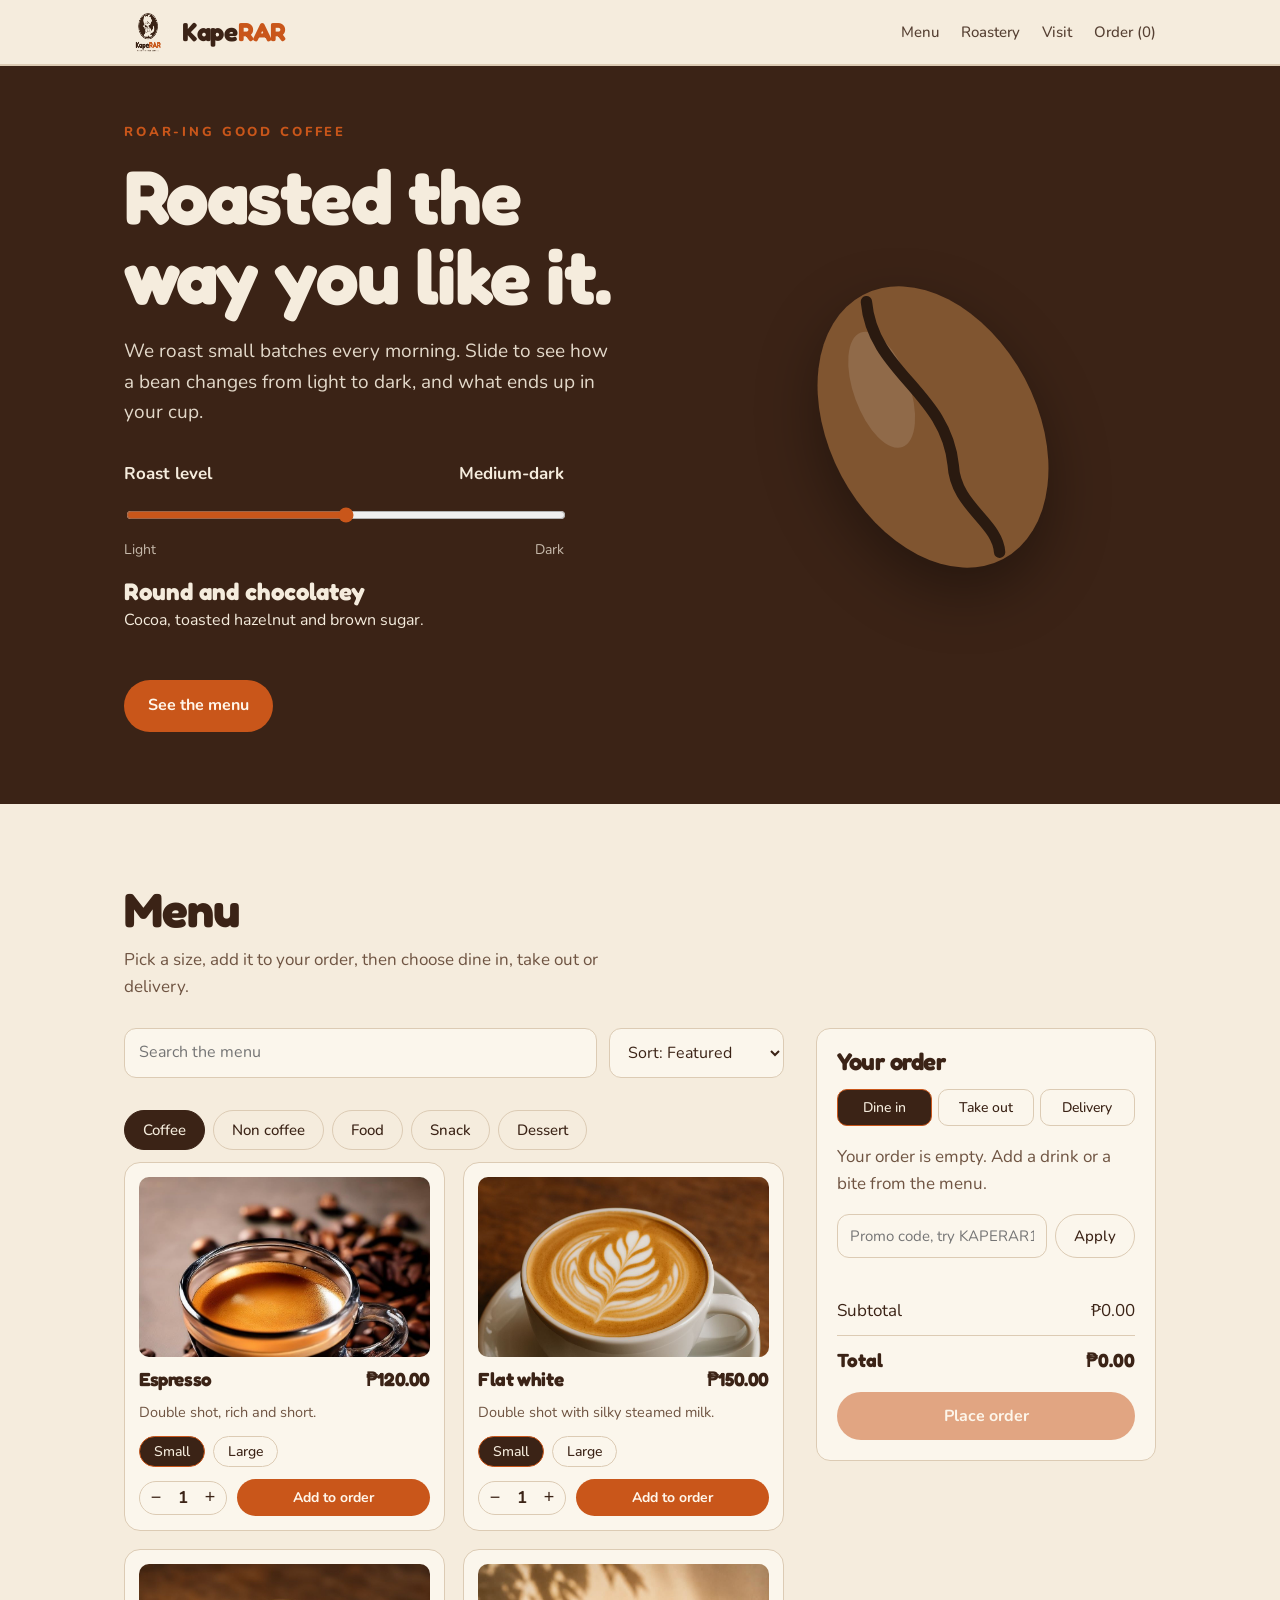
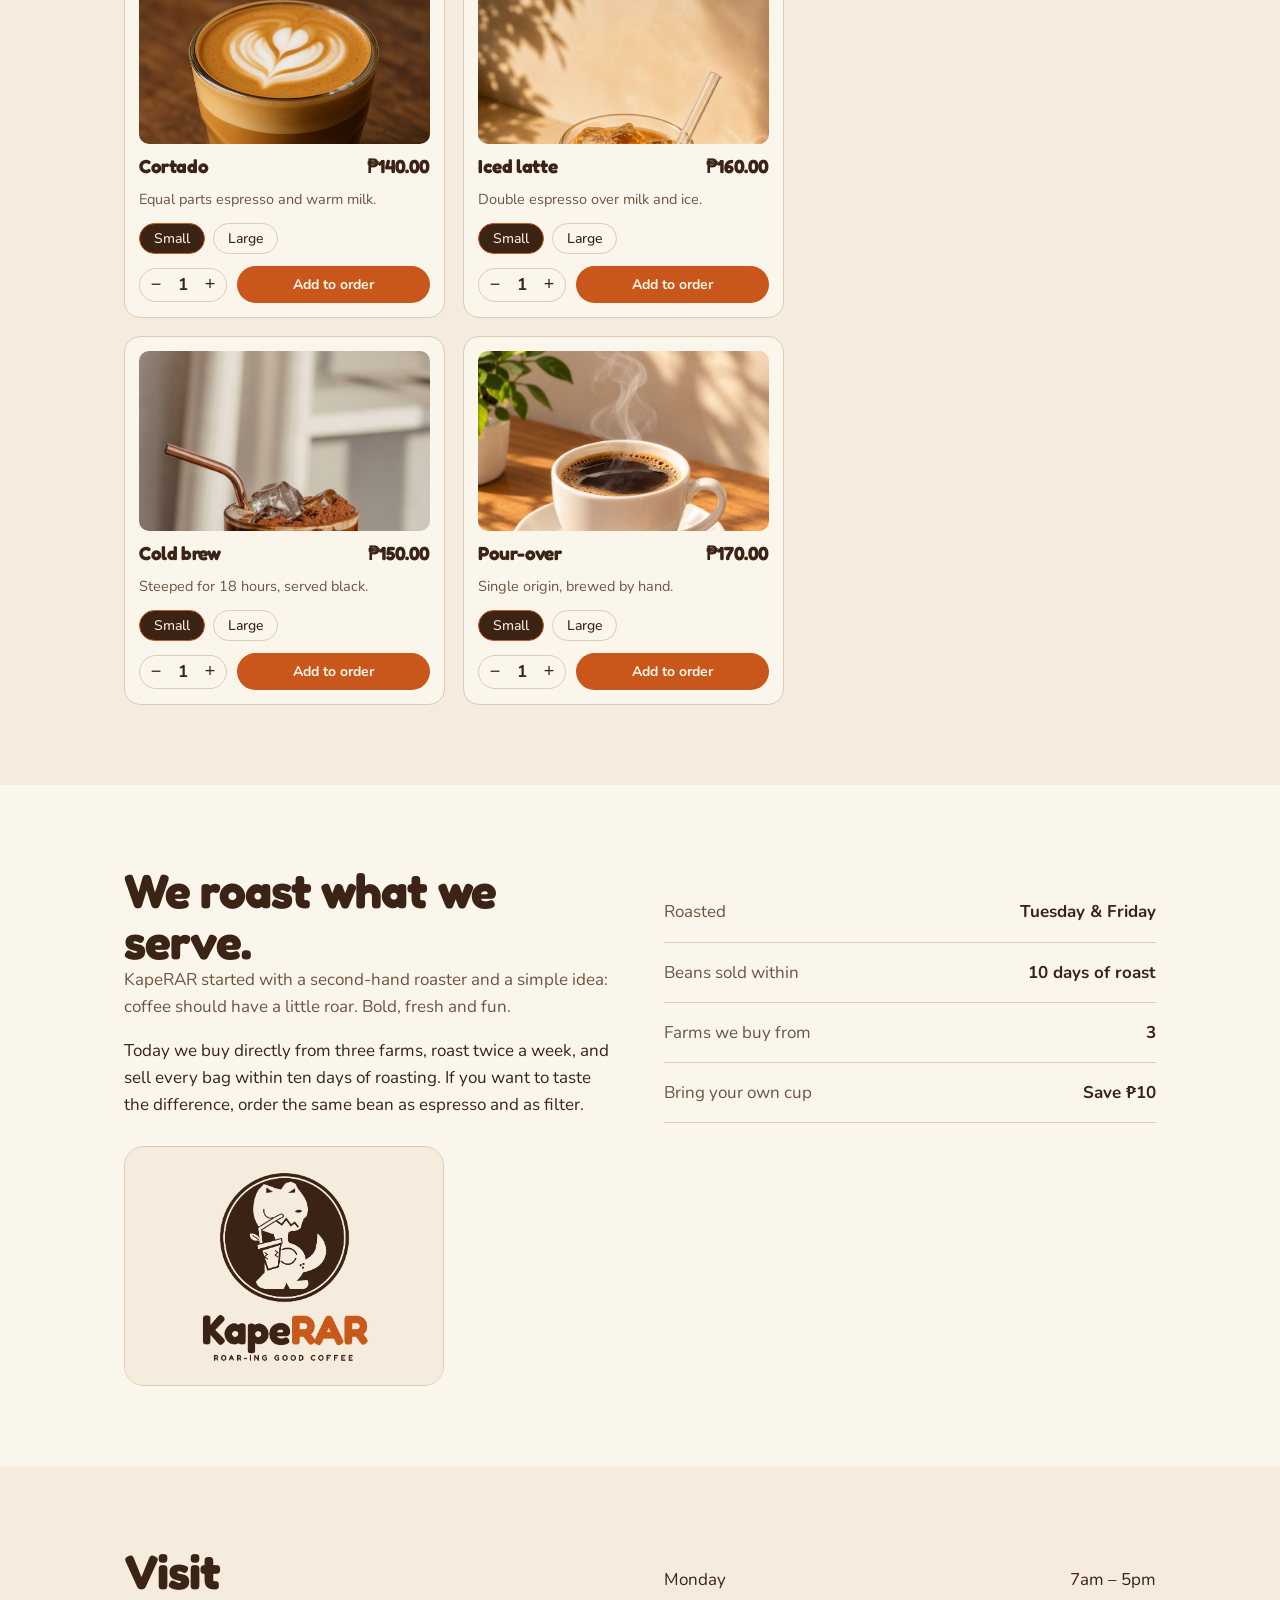
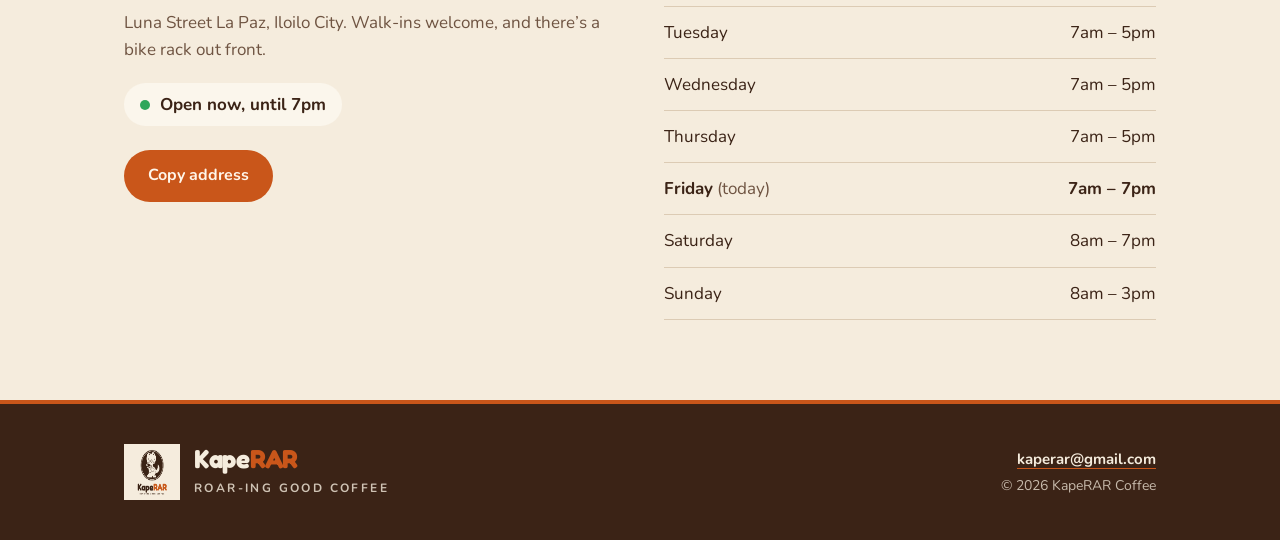
<file: index.html>
<!DOCTYPE html>
<html lang="en">
<head>
<meta charset="utf-8">
<meta name="viewport" content="width=device-width, initial-scale=1, viewport-fit=cover">
<title>KapeRAR | Roar-ing Good Coffee</title>
<meta name="description" content="KapeRAR, roar-ing good coffee. Small-batch roasted coffee, food and desserts.">
<link rel="icon" type="image/png" href="kapeRAR-mark.png">

<link rel="preconnect" href="https://fonts.googleapis.com">
<link rel="preconnect" href="https://fonts.gstatic.com" crossorigin>
<link href="https://fonts.googleapis.com/css2?family=Fredoka:wght@500;600;700&family=Nunito:wght@400;600;700;800&display=swap" rel="stylesheet">

<link rel="stylesheet" href="style.css">
</head>
<body>

<header>
  <div class="wrap">
    <a class="logo" href="#top" aria-label="KapeRAR home">
      <img src="kapeRAR.png" alt="" width="48" height="48">
      <span class="wordmark">Kape<b>RAR</b></span>
    </a>

    <nav aria-label="Main">
      <a href="#menu">Menu</a>
      <a href="#about">Roastery</a>
      <a href="#visit">Visit</a>
      <a href="#cart">Order (<span id="count">0</span>)</a>
    </nav>
  </div>
</header>

<main id="top">

  <div class="hero">
    <div class="wrap">

      <div>
        <p class="tag">Roar-ing good coffee</p>
        <h1>Roasted the way you like it.</h1>

        <p class="lead">
          We roast small batches every morning. Slide to see how a bean changes from light to dark, and what ends up in your cup.
        </p>

        <div class="roast">
          <label for="roast">
            <span>Roast level</span>
            <span id="rname">Medium</span>
          </label>

          <input type="range" id="roast" min="0" max="100" value="50" aria-describedby="rnotes">

          <div class="scale">
            <span>Light</span>
            <span>Dark</span>
          </div>

          <div class="notes" id="rnotes" aria-live="polite"></div>
        </div>

        <a class="btn" href="#menu">See the menu</a>
      </div>

      <div class="stage" aria-hidden="true">
        <svg viewBox="0 0 300 300" xmlns="http://www.w3.org/2000/svg">
          <g transform="rotate(-28 150 150)">
            <ellipse class="bean" id="bean" cx="150" cy="150" rx="82" ry="118" fill="#B98B4E"/>
            <ellipse cx="128" cy="105" rx="22" ry="48" fill="#fff" opacity=".12" transform="rotate(8 128 105)"/>
            <path id="crease" d="M150 38 C128 90 172 130 150 184 C136 214 160 240 150 262" fill="none" stroke="#2A1A10" stroke-width="9" stroke-linecap="round"/>
          </g>
        </svg>
      </div>

    </div>
  </div>

  <section id="menu">
    <div class="wrap">

      <h2>Menu</h2>
      <p class="sub">Pick a size, add it to your order, then choose dine in, take out or delivery.</p>

      <div class="menu-layout">

        <div class="menu-main">

          <div class="toolbar">
            <input type="search" id="search" placeholder="Search the menu" aria-label="Search the menu">

            <select id="sort" aria-label="Sort by">
              <option value="featured">Sort: Featured</option>
              <option value="low">Price: low to high</option>
              <option value="high">Price: high to low</option>
              <option value="name">Name: A to Z</option>
            </select>
          </div>

          <div class="tabs" role="tablist" aria-label="Menu categories" id="tabs"></div>

          <div class="grid" id="grid"></div>
        </div>

        <aside class="cart" id="cart" aria-labelledby="cart-h">

          <h3 id="cart-h">Your order</h3>

          <div class="modes" role="group" aria-label="Order type">
            <button data-mode="Dine in" aria-pressed="true">Dine in</button>
            <button data-mode="Take out" aria-pressed="false">Take out</button>
            <button data-mode="Delivery" aria-pressed="false">Delivery</button>
          </div>

          <p class="empty" id="empty">Your order is empty. Add a drink or a bite from the menu.</p>

          <ul class="lines" id="lines"></ul>

          <p class="done" id="done" role="status" hidden></p>

          <div class="promo">
            <input id="code" placeholder="Promo code, try KAPERAR10" aria-label="Promo code">
            <button id="apply" class="tab" type="button">Apply</button>
          </div>

          <p class="pmsg" id="pmsg" role="status"></p>

          <dl class="totals">
            <div><dt>Subtotal</dt><dd id="t-sub">₱0.00</dd></div>
            <div id="r-disc" hidden><dt>Discount</dt><dd id="t-disc"></dd></div>
            <div id="r-fee" hidden><dt>Delivery fee</dt><dd id="t-fee"></dd></div>
            <div class="grand"><dt>Total</dt><dd id="t-total">₱0.00</dd></div>
          </dl>

          <button class="btn" id="place" style="width:100%;margin-top:16px" disabled>Place order</button>
        </aside>

      </div>
    </div>
  </section>

  <section class="about" id="about">
    <div class="wrap">

      <div>
        <h2>We roast what we serve.</h2>

        <p class="sub">
          KapeRAR started with a second-hand roaster and a simple idea: coffee should have a little roar. Bold, fresh and fun.
        </p>

        <p style="margin-top:16px">
          Today we buy directly from three farms, roast twice a week, and sell every bag within ten days of roasting. If you want to taste the difference, order the same bean as espresso and as filter.
        </p>

        <img class="brandcard" src="kapeRAR.png" alt="KapeRAR logo: a dinosaur sipping iced coffee. Roar-ing good coffee." width="997" height="747" loading="lazy">
      </div>

      <dl class="facts">
        <div><dt>Roasted</dt><dd>Tuesday &amp; Friday</dd></div>
        <div><dt>Beans sold within</dt><dd>10 days of roast</dd></div>
        <div><dt>Farms we buy from</dt><dd>3</dd></div>
        <div><dt>Bring your own cup</dt><dd>Save ₱10</dd></div>
      </dl>

    </div>
  </section>

  <section class="visit" id="visit">
    <div class="wrap">

      <div>
        <h2>Visit</h2>

        <p class="sub">
          Luna Street La Paz, Iloilo City. Walk-ins welcome, and there’s a bike rack out front.
        </p>

        <div class="status" id="status">
          <span class="dot"></span>
          <span id="stxt">Checking hours…</span>
        </div>

        <p style="margin-top:24px">
          <a href="#" id="copy" class="btn" style="margin-top:0">Copy address</a>
        </p>
      </div>

      <table class="hours" aria-label="Opening hours">
        <tbody id="hours"></tbody>
      </table>

    </div>
  </section>

</main>

<footer>
  <div class="wrap">
    <div class="fbrand">
      <img src="kapeRAR.png" alt="" width="56" height="56">
      <div>
        <span class="wordmark">Kape<b>RAR</b></span>
        <small>Roar-ing good coffee</small>
      </div>
    </div>
    <div class="fmeta">
      <a href="mailto:hello@kaperar.example">kaperar@gmail.com</a>
      <span>© 2026 KapeRAR Coffee</span>
    </div>
  </div>
</footer>

<script src="script.js"></script>
</body>
</html>
</file>
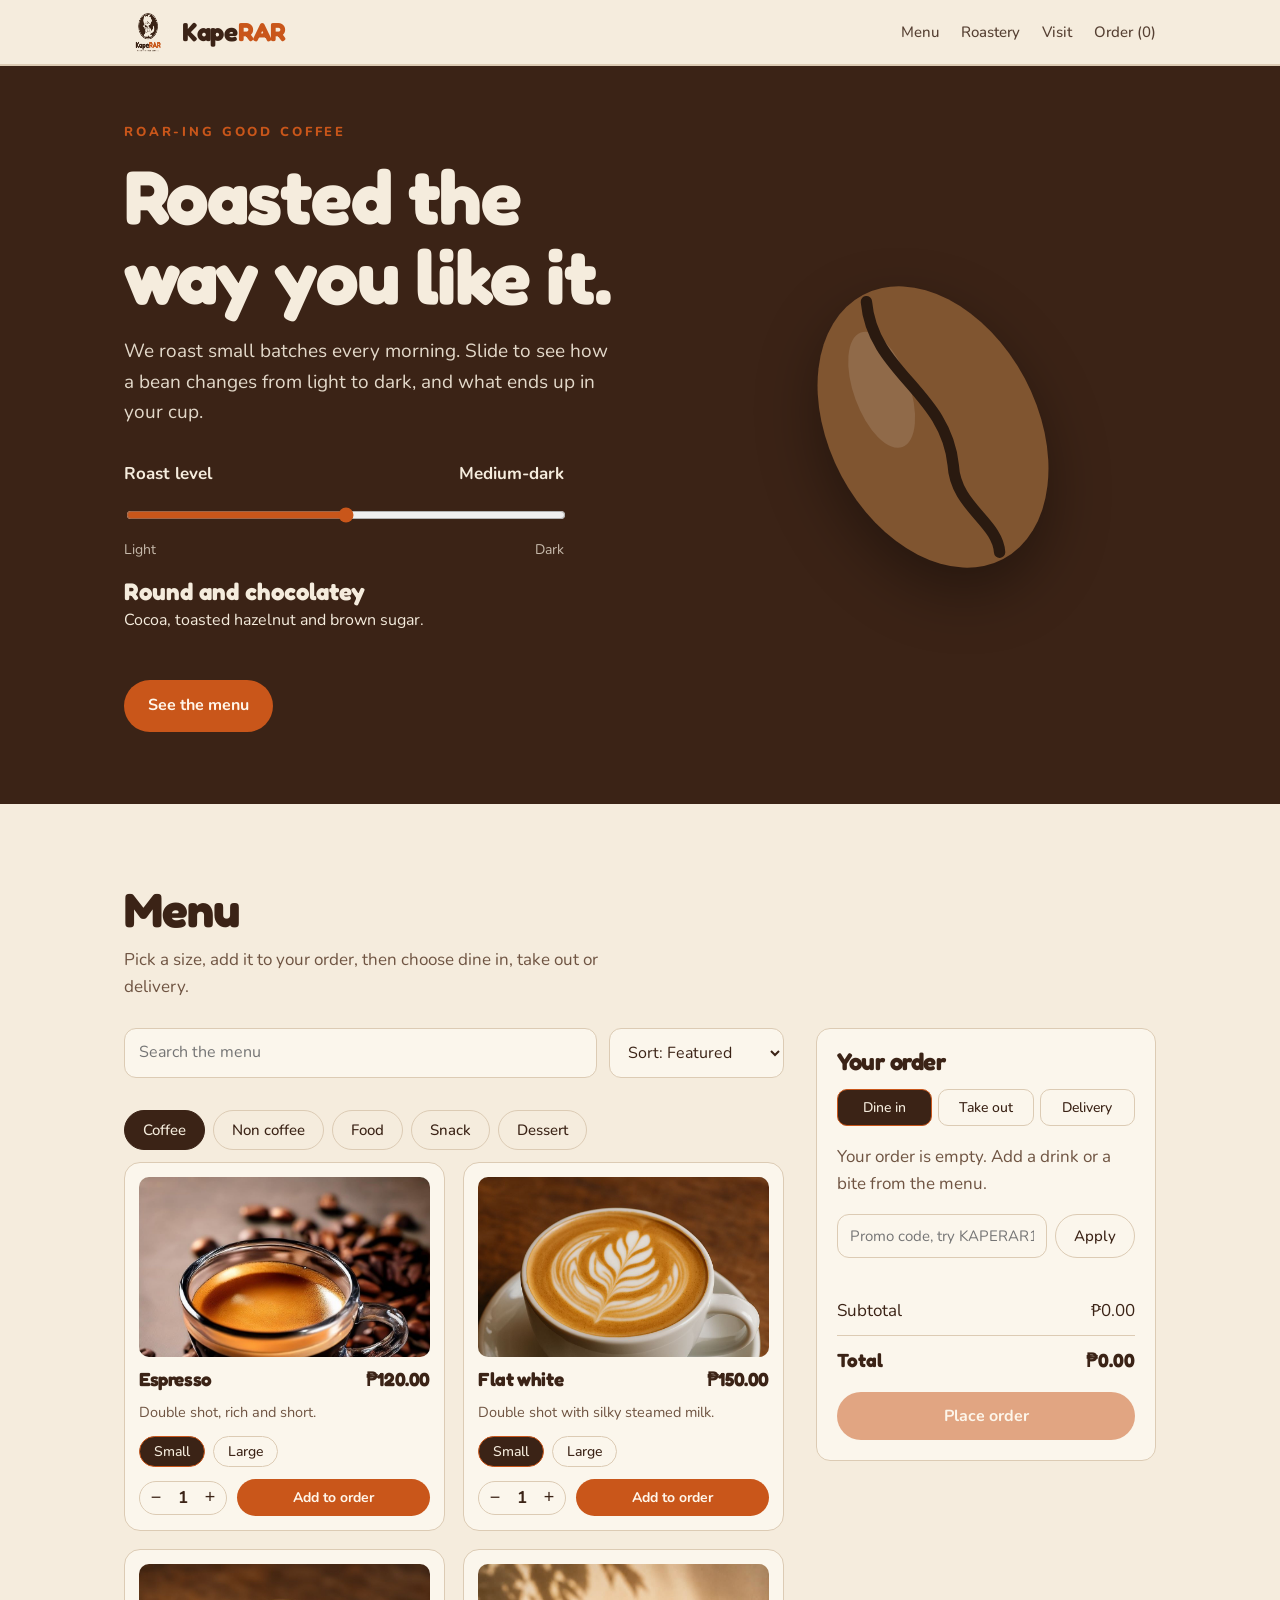
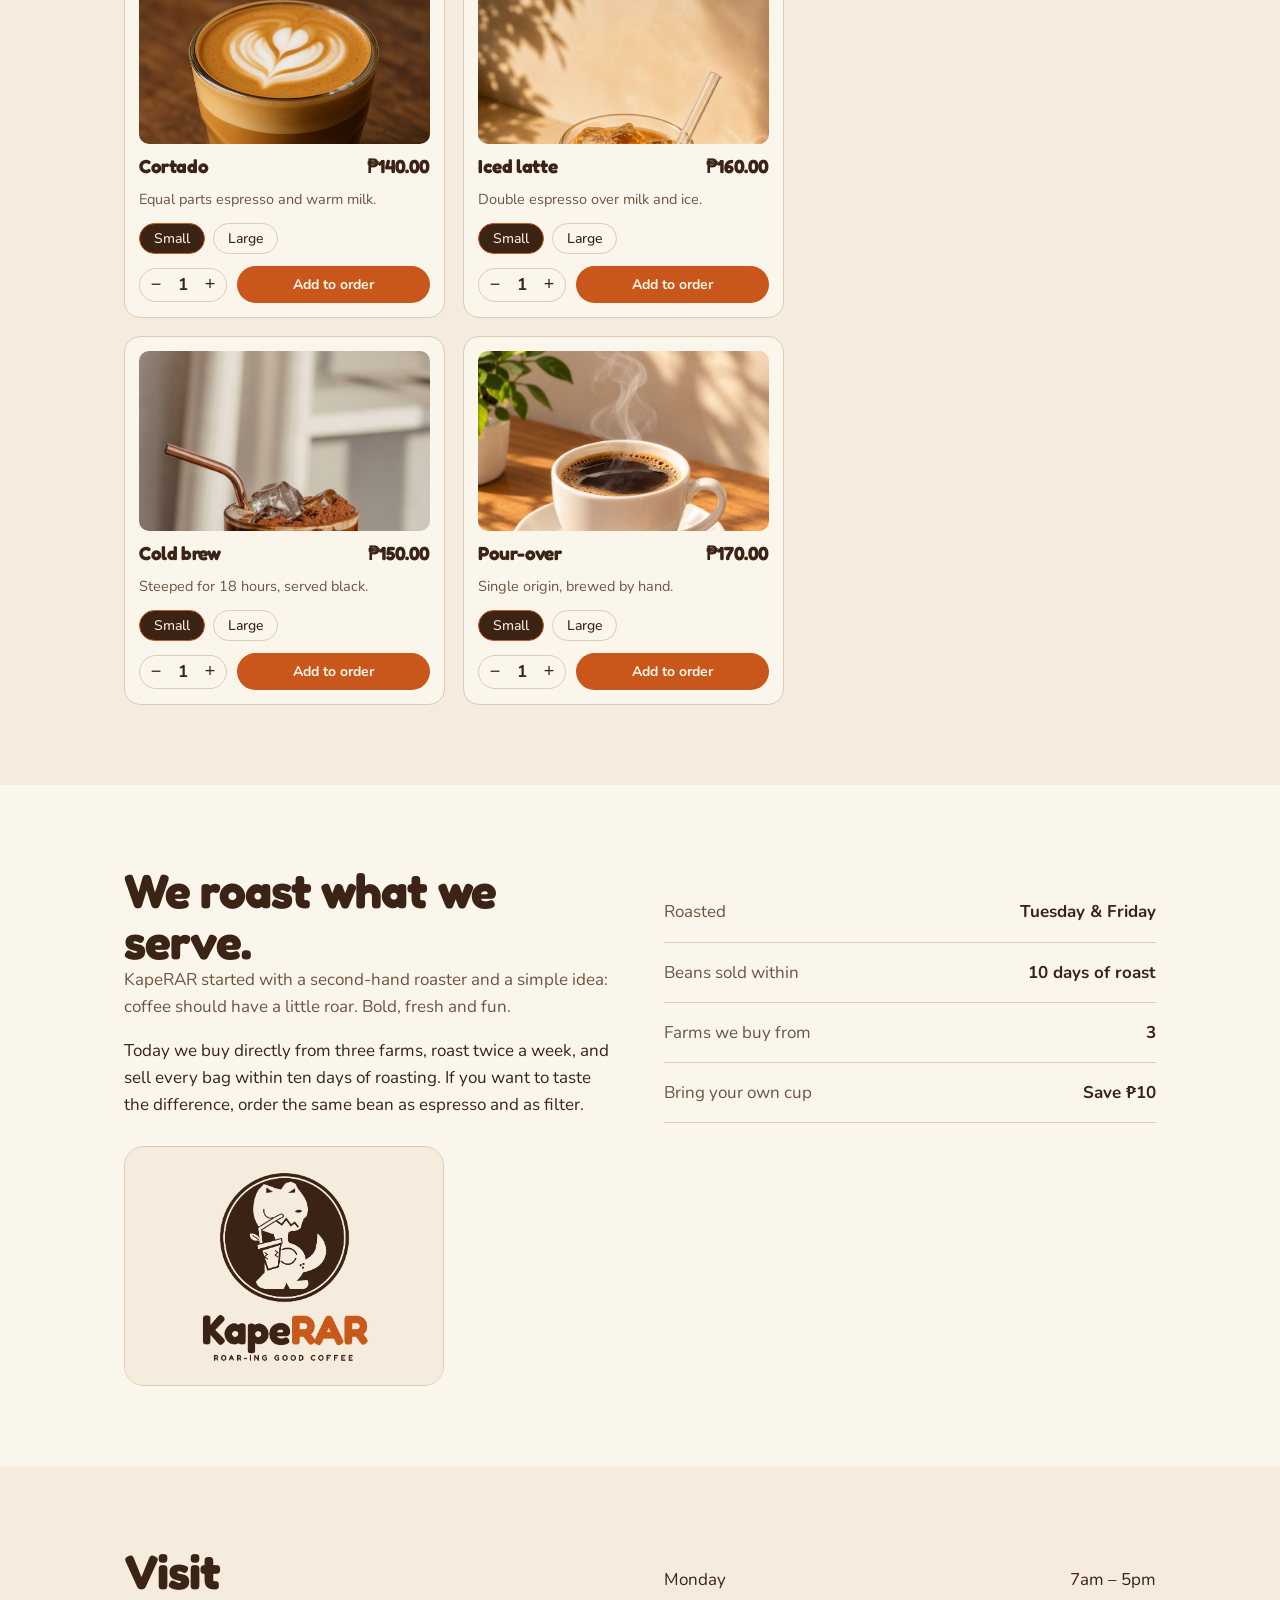
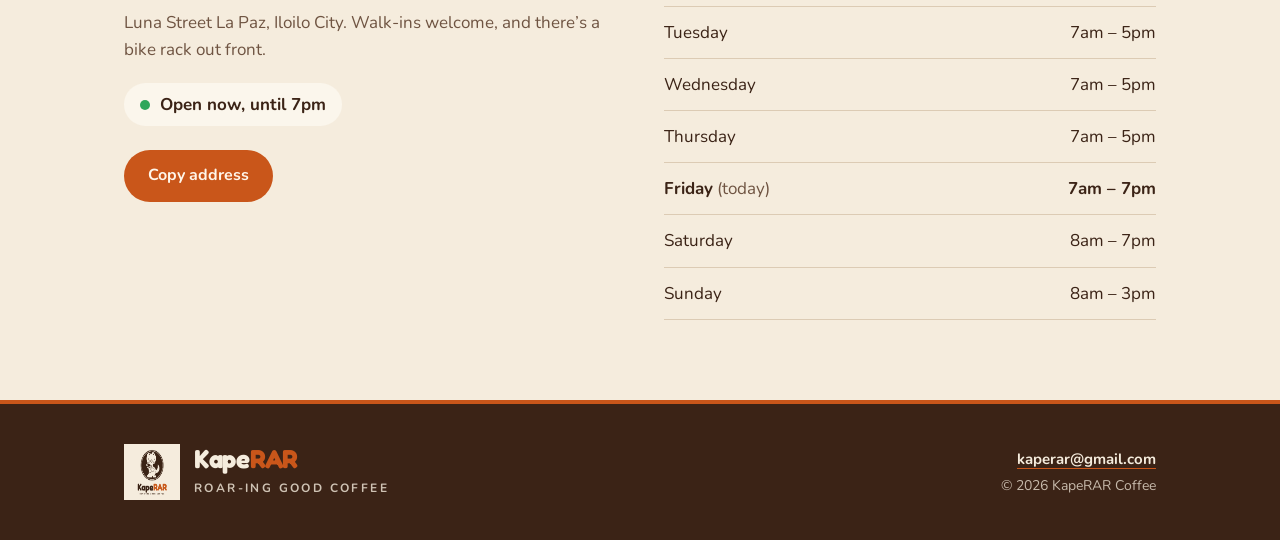
<file: inog/index.html>
<!DOCTYPE html>
<html lang="en">
<head>
<meta charset="utf-8">
<meta name="viewport" content="width=device-width, initial-scale=1, viewport-fit=cover">
<title>KapeRAR | Roar-ing Good Coffee</title>
<meta name="description" content="KapeRAR, roar-ing good coffee. Small-batch roasted coffee, food and desserts.">
<link rel="icon" type="image/png" href="kapeRAR-mark.png">

<link rel="preconnect" href="https://fonts.googleapis.com">
<link rel="preconnect" href="https://fonts.gstatic.com" crossorigin>
<link href="https://fonts.googleapis.com/css2?family=Fredoka:wght@500;600;700&family=Nunito:wght@400;600;700;800&display=swap" rel="stylesheet">

<link rel="stylesheet" href="style.css">
</head>
<body>

<header>
  <div class="wrap">
    <a class="logo" href="#top" aria-label="KapeRAR home">
      <img src="kapeRAR.png" alt="" width="48" height="48">
      <span class="wordmark">Kape<b>RAR</b></span>
    </a>

    <nav aria-label="Main">
      <a href="#menu">Menu</a>
      <a href="#about">Roastery</a>
      <a href="#visit">Visit</a>
      <a href="#cart">Order (<span id="count">0</span>)</a>
    </nav>
  </div>
</header>

<main id="top">

  <div class="hero">
    <div class="wrap">

      <div>
        <p class="tag">Roar-ing good coffee</p>
        <h1>Roasted the way you like it.</h1>

        <p class="lead">
          We roast small batches every morning. Slide to see how a bean changes from light to dark, and what ends up in your cup.
        </p>

        <div class="roast">
          <label for="roast">
            <span>Roast level</span>
            <span id="rname">Medium</span>
          </label>

          <input type="range" id="roast" min="0" max="100" value="50" aria-describedby="rnotes">

          <div class="scale">
            <span>Light</span>
            <span>Dark</span>
          </div>

          <div class="notes" id="rnotes" aria-live="polite"></div>
        </div>

        <a class="btn" href="#menu">See the menu</a>
      </div>

      <div class="stage" aria-hidden="true">
        <svg viewBox="0 0 300 300" xmlns="http://www.w3.org/2000/svg">
          <g transform="rotate(-28 150 150)">
            <ellipse class="bean" id="bean" cx="150" cy="150" rx="82" ry="118" fill="#B98B4E"/>
            <ellipse cx="128" cy="105" rx="22" ry="48" fill="#fff" opacity=".12" transform="rotate(8 128 105)"/>
            <path id="crease" d="M150 38 C128 90 172 130 150 184 C136 214 160 240 150 262" fill="none" stroke="#2A1A10" stroke-width="9" stroke-linecap="round"/>
          </g>
        </svg>
      </div>

    </div>
  </div>

  <section id="menu">
    <div class="wrap">

      <h2>Menu</h2>
      <p class="sub">Pick a size, add it to your order, then choose dine in, take out or delivery.</p>

      <div class="menu-layout">

        <div class="menu-main">

          <div class="toolbar">
            <input type="search" id="search" placeholder="Search the menu" aria-label="Search the menu">

            <select id="sort" aria-label="Sort by">
              <option value="featured">Sort: Featured</option>
              <option value="low">Price: low to high</option>
              <option value="high">Price: high to low</option>
              <option value="name">Name: A to Z</option>
            </select>
          </div>

          <div class="tabs" role="tablist" aria-label="Menu categories" id="tabs"></div>

          <div class="grid" id="grid"></div>
        </div>

        <aside class="cart" id="cart" aria-labelledby="cart-h">

          <h3 id="cart-h">Your order</h3>

          <div class="modes" role="group" aria-label="Order type">
            <button data-mode="Dine in" aria-pressed="true">Dine in</button>
            <button data-mode="Take out" aria-pressed="false">Take out</button>
            <button data-mode="Delivery" aria-pressed="false">Delivery</button>
          </div>

          <p class="empty" id="empty">Your order is empty. Add a drink or a bite from the menu.</p>

          <ul class="lines" id="lines"></ul>

          <p class="done" id="done" role="status" hidden></p>

          <div class="promo">
            <input id="code" placeholder="Promo code, try KAPERAR10" aria-label="Promo code">
            <button id="apply" class="tab" type="button">Apply</button>
          </div>

          <p class="pmsg" id="pmsg" role="status"></p>

          <dl class="totals">
            <div><dt>Subtotal</dt><dd id="t-sub">₱0.00</dd></div>
            <div id="r-disc" hidden><dt>Discount</dt><dd id="t-disc"></dd></div>
            <div id="r-fee" hidden><dt>Delivery fee</dt><dd id="t-fee"></dd></div>
            <div class="grand"><dt>Total</dt><dd id="t-total">₱0.00</dd></div>
          </dl>

          <button class="btn" id="place" style="width:100%;margin-top:16px" disabled>Place order</button>
        </aside>

      </div>
    </div>
  </section>

  <section class="about" id="about">
    <div class="wrap">

      <div>
        <h2>We roast what we serve.</h2>

        <p class="sub">
          KapeRAR started with a second-hand roaster and a simple idea: coffee should have a little roar. Bold, fresh and fun.
        </p>

        <p style="margin-top:16px">
          Today we buy directly from three farms, roast twice a week, and sell every bag within ten days of roasting. If you want to taste the difference, order the same bean as espresso and as filter.
        </p>

        <img class="brandcard" src="kapeRAR.png" alt="KapeRAR logo: a dinosaur sipping iced coffee. Roar-ing good coffee." width="997" height="747" loading="lazy">
      </div>

      <dl class="facts">
        <div><dt>Roasted</dt><dd>Tuesday &amp; Friday</dd></div>
        <div><dt>Beans sold within</dt><dd>10 days of roast</dd></div>
        <div><dt>Farms we buy from</dt><dd>3</dd></div>
        <div><dt>Bring your own cup</dt><dd>Save ₱10</dd></div>
      </dl>

    </div>
  </section>

  <section class="visit" id="visit">
    <div class="wrap">

      <div>
        <h2>Visit</h2>

        <p class="sub">
          Luna Street La Paz, Iloilo City. Walk-ins welcome, and there’s a bike rack out front.
        </p>

        <div class="status" id="status">
          <span class="dot"></span>
          <span id="stxt">Checking hours…</span>
        </div>

        <p style="margin-top:24px">
          <a href="#" id="copy" class="btn" style="margin-top:0">Copy address</a>
        </p>
      </div>

      <table class="hours" aria-label="Opening hours">
        <tbody id="hours"></tbody>
      </table>

    </div>
  </section>

</main>

<footer>
  <div class="wrap">
    <div class="fbrand">
      <img src="kapeRAR.png" alt="" width="56" height="56">
      <div>
        <span class="wordmark">Kape<b>RAR</b></span>
        <small>Roar-ing good coffee</small>
      </div>
    </div>
    <div class="fmeta">
      <a href="mailto:hello@kaperar.example">kaperar@gmail.com</a>
      <span>© 2026 KapeRAR Coffee</span>
    </div>
  </div>
</footer>

<script src="script.js"></script>
</body>
</html>
</file>
<file: style.css>
:root{
  --bg:#F5ECDD; --surface:#FBF6EC; --ink:#3B2316; --muted:#6F5442;
  --brown:#3B2316; --on-brown:#F5ECDD; --accent:#C9561A; --on-accent:#FFF6EA; --line:#DCCBB4;
  --bar:#F5ECDD; --on-bar:#3B2316;
  --display:"Fredoka","Trebuchet MS",sans-serif;
  --body:"Nunito",system-ui,-apple-system,"Segoe UI",sans-serif;
  box-sizing:border-box;
  padding-top:env(safe-area-inset-top,0px);
  padding-bottom:env(safe-area-inset-bottom,0px);
}
@media (prefers-color-scheme:dark){
  :root:not([data-theme="light"]){
    --bg:#1E130C; --surface:#2A1B12; --ink:#F5ECDD; --muted:#C2A995;
    --brown:#140C07; --on-brown:#F5ECDD; --accent:#E06A25; --on-accent:#1E0F05; --line:#46301F;
    --bar:#140C07; --on-bar:#F5ECDD; color-scheme:dark;
  }
}
:root[data-theme="dark"]{
  --bg:#1E130C; --surface:#2A1B12; --ink:#F5ECDD; --muted:#C2A995;
  --brown:#140C07; --on-brown:#F5ECDD; --accent:#E06A25; --on-accent:#1E0F05; --line:#46301F;
  --bar:#140C07; --on-bar:#F5ECDD; color-scheme:dark;
}
html{scroll-padding-top:calc(72px + env(safe-area-inset-top,0px));scroll-behavior:smooth}
*,*::before,*::after{box-sizing:border-box}
body{margin:0;background:var(--bg);color:var(--ink);font:400 17px/1.6 var(--body)}
body::before{content:"";position:fixed;inset:0 0 auto;height:env(safe-area-inset-top,0px);background:var(--bar);z-index:10}
h1,h2,h3{font-family:var(--display);line-height:1.05;margin:0;letter-spacing:-.02em}
a{color:inherit}
:focus-visible{outline:3px solid var(--accent);outline-offset:3px}
.wrap{max-width:1080px;margin:0 auto;padding:0 24px}
 
header{position:sticky;top:env(safe-area-inset-top,0px);z-index:9;background:var(--bar);color:var(--on-bar);border-bottom:2px solid var(--line)}
header .wrap{display:flex;align-items:center;justify-content:space-between;height:64px}
.logo{display:flex;align-items:center;gap:10px;text-decoration:none}
.logo img{display:block;width:48px;height:48px}
.wordmark{font:700 26px/1 var(--display);letter-spacing:-.01em}
.wordmark b{color:var(--accent);font-weight:700}
nav{display:flex;gap:22px}
nav a{text-decoration:none;font-weight:500;font-size:15px;opacity:.85}
nav a:hover{opacity:1;text-decoration:underline;text-underline-offset:6px}
 
.hero{background:var(--brown);color:var(--on-brown);padding:56px 0 72px}
.hero .wrap{display:grid;grid-template-columns:1.1fr .9fr;gap:40px;align-items:center}
.hero h1{font-size:clamp(40px,6.5vw,76px);font-weight:800}
.hero .tag{margin:0 0 14px;font-weight:800;font-size:13px;letter-spacing:.22em;text-transform:uppercase;color:var(--accent)}
.hero p.lead{max-width:44ch;font-size:19px;opacity:.9;margin:20px 0 0}
.roast{margin-top:32px;max-width:440px}
.roast label{display:flex;justify-content:space-between;font-weight:700;margin-bottom:10px}
input[type=range]{width:100%;accent-color:var(--accent);height:32px;cursor:pointer}
.scale{display:flex;justify-content:space-between;font-size:14px;opacity:.75}
.notes{margin-top:16px;min-height:4.8em;font-size:16px}
.notes b{font:700 24px var(--display);display:block;margin-bottom:2px}
.stage{display:grid;place-items:center}
.stage svg{width:min(100%,380px);height:auto;filter:drop-shadow(0 24px 30px rgba(0,0,0,.35))}
.stage svg .bean{transition:fill .15s linear}
.btn{display:inline-block;background:var(--accent);color:var(--on-accent);font-weight:700;padding:13px 24px;border-radius:999px;text-decoration:none;margin-top:26px;border:0;font-size:16px;font-family:var(--body);cursor:pointer}
.btn:hover{filter:brightness(1.08)}
 
section{padding:80px 0}
h2{font-size:clamp(32px,4.5vw,48px);font-weight:800}
.sub{color:var(--muted);max-width:54ch;margin:12px 0 0}
 
.tabs{display:flex;gap:8px;flex-wrap:wrap;margin:32px 0 8px}
.tab{font:500 15px var(--body);padding:9px 18px;border-radius:999px;border:1.5px solid var(--line);background:transparent;color:var(--ink);cursor:pointer}
.tab[aria-selected=true]{background:var(--brown);border-color:var(--brown);color:var(--on-brown)}
 
.about{background:var(--surface)}
.about .wrap{display:grid;grid-template-columns:1fr 1fr;gap:48px}
.about p{margin:0 0 16px;max-width:52ch}
.facts{display:grid;gap:0;align-content:start}
.facts div{display:flex;justify-content:space-between;gap:16px;padding:16px 0;border-bottom:1px solid var(--line)}
.facts dt{color:var(--muted)} .facts dd{margin:0;font-weight:700;text-align:right}
 
.visit .wrap{display:grid;grid-template-columns:1fr 1fr;gap:48px}
.status{display:inline-flex;align-items:center;gap:10px;font-weight:700;margin-top:20px;padding:8px 16px;border-radius:999px;background:var(--surface)}
.dot{width:10px;height:10px;border-radius:50%;background:#888}
.status.open .dot{background:#2FA65A}
.hours{width:100%;border-collapse:collapse;margin-top:8px}
.hours td{padding:12px 0;border-bottom:1px solid var(--line)}
.hours td:last-child{text-align:right;font-variant-numeric:tabular-nums}
.hours tr.today td{font-weight:700}
.hours tr.today td:first-child::after{content:" (today)";font-weight:400;color:var(--muted)}
 
footer{background:var(--brown);color:var(--on-brown);padding:40px 0;border-top:4px solid var(--accent)}
footer .wrap{display:flex;justify-content:space-between;align-items:center;gap:20px;flex-wrap:wrap;font-size:15px}
.fbrand{display:flex;align-items:center;gap:14px}
.fbrand img{display:block;width:56px;height:56px}
.fbrand small{display:block;margin-top:4px;font-size:12px;font-weight:700;letter-spacing:.2em;text-transform:uppercase;opacity:.8}
.fmeta{display:flex;flex-direction:column;align-items:flex-end;gap:4px}
.fmeta a{font-weight:700;text-decoration-color:var(--accent);text-underline-offset:4px}
.fmeta a:hover{color:var(--accent)}
.fmeta span{opacity:.75;font-size:14px}
.brandcard{display:block;width:100%;max-width:320px;height:auto;margin-top:28px;border-radius:20px;border:1px solid var(--line)}
 
@media (max-width:760px){
  footer .wrap{flex-direction:column;align-items:flex-start}.fmeta{align-items:flex-start}
  .wordmark{font-size:22px}
  .hero .wrap,.about .wrap,.visit .wrap{grid-template-columns:1fr}
  .stage{order:-1}.stage svg{width:200px}
  nav{gap:14px}
  section{padding:56px 0}
}
@media (prefers-reduced-motion:reduce){html{scroll-behavior:auto}.stage svg .bean{transition:none}}
[hidden]{display:none!important}
.menu-layout{display:grid;grid-template-columns:1fr 340px;gap:32px;align-items:start;margin-top:28px}
.toolbar{display:flex;gap:12px;flex-wrap:wrap}
.toolbar input,.toolbar select,.promo input{font:inherit;font-size:16px;color:var(--ink);background:var(--surface);border:1.5px solid var(--line);border-radius:12px;padding:11px 14px}
.toolbar input{flex:1;min-width:180px}
.promo input{flex:1;min-width:0;padding:9px 12px;font-size:15px}
.grid{display:grid;grid-template-columns:repeat(auto-fill,minmax(220px,1fr));gap:18px;margin-top:12px}
.card{background:var(--surface);border:1px solid var(--line);border-radius:16px;padding:14px;display:flex;flex-direction:column;gap:12px;overflow:hidden}
.card h3{align-items:flex-start}
.card h3 span:first-child{min-width:0}
.card .pr{white-space:nowrap}
.thumb{height:180px;width:100%;border-radius:10px;overflow:hidden;display:grid;place-items:center;background:var(--bg);flex:none}
.thumb img{display:block;width:100%;height:100%;object-fit:cover;object-position:center}
.photo-placeholder{height:100%;width:100%;display:flex;flex-direction:column;gap:8px;align-items:center;justify-content:center;font-size:48px;color:var(--muted);background:linear-gradient(135deg,var(--bg),var(--surface))}
.photo-placeholder span{font-size:12px;letter-spacing:.04em;color:var(--muted)}
.card h3{font-size:19px;display:flex;justify-content:space-between;gap:8px}
.card .pr{font-variant-numeric:tabular-nums}
.card .d{color:var(--muted);font-size:14.5px;margin:0;flex:1}
.sizes{display:flex;gap:8px}
.pill,.modes button{font:500 14px var(--body);padding:5px 14px;border-radius:999px;border:1.5px solid var(--line);background:transparent;color:var(--ink);cursor:pointer}
.pill[aria-pressed=true],.modes button[aria-pressed=true]{background:var(--brown);border-color:var(--accent);color:var(--on-brown)}
.row{display:flex;gap:10px;align-items:center}
.step{display:inline-flex;align-items:center;border:1.5px solid var(--line);border-radius:999px;flex:none}
.step button{width:32px;height:32px;border:0;background:none;color:var(--ink);font-size:18px;cursor:pointer;border-radius:50%}
.step span{min-width:22px;text-align:center;font-weight:700;font-variant-numeric:tabular-nums}
.add{flex:1;background:var(--accent);color:var(--on-accent);border:0;border-radius:999px;padding:9px 12px;font:700 14px var(--body);cursor:pointer}
.add:hover{filter:brightness(1.08)}
.empty{color:var(--muted)}
.cart{position:sticky;top:calc(80px + env(safe-area-inset-top,0px));background:var(--surface);border:1px solid var(--line);border-radius:14px;padding:20px}
.cart h3{font-size:24px}
.modes{display:grid;grid-template-columns:repeat(3,1fr);gap:6px;margin:14px 0}
.modes button{border-radius:10px;padding:8px 4px}
.lines{list-style:none;margin:8px 0;padding:0}
.lines li{display:flex;justify-content:space-between;align-items:center;gap:12px;padding:12px 0;border-bottom:1px solid var(--line)}
.ln small{display:block;color:var(--muted);font-size:14px}
.done{background:var(--bg);border-left:4px solid var(--accent);padding:12px 14px;border-radius:8px;margin:12px 0}
.promo{display:flex;gap:8px;margin-top:14px}
.pmsg{font-size:14px;color:var(--muted);margin:6px 0 0;min-height:1.4em}
.totals{margin:8px 0 0}
.totals div{display:flex;justify-content:space-between;padding:5px 0}
.totals dd{margin:0;font-variant-numeric:tabular-nums}
.totals .grand{font:800 19px var(--display);border-top:1px solid var(--line);margin-top:6px;padding-top:12px}
.btn:disabled{opacity:.5;cursor:not-allowed;filter:none}
@media (max-width:900px){.menu-layout{grid-template-columns:1fr}.cart{position:static}}
 @media (max-width:520px){
  .wrap{padding:0 16px}
  .logo img{width:40px;height:40px}
  .wordmark{font-size:20px}
  nav{gap:10px}nav a{font-size:13px}
}
</file>
<file: inog/style.css>
:root{
  --bg:#F5ECDD; --surface:#FBF6EC; --ink:#3B2316; --muted:#6F5442;
  --brown:#3B2316; --on-brown:#F5ECDD; --accent:#C9561A; --on-accent:#FFF6EA; --line:#DCCBB4;
  --bar:#F5ECDD; --on-bar:#3B2316;
  --display:"Fredoka","Trebuchet MS",sans-serif;
  --body:"Nunito",system-ui,-apple-system,"Segoe UI",sans-serif;
  box-sizing:border-box;
  padding-top:env(safe-area-inset-top,0px);
  padding-bottom:env(safe-area-inset-bottom,0px);
}
@media (prefers-color-scheme:dark){
  :root:not([data-theme="light"]){
    --bg:#1E130C; --surface:#2A1B12; --ink:#F5ECDD; --muted:#C2A995;
    --brown:#140C07; --on-brown:#F5ECDD; --accent:#E06A25; --on-accent:#1E0F05; --line:#46301F;
    --bar:#140C07; --on-bar:#F5ECDD; color-scheme:dark;
  }
}
:root[data-theme="dark"]{
  --bg:#1E130C; --surface:#2A1B12; --ink:#F5ECDD; --muted:#C2A995;
  --brown:#140C07; --on-brown:#F5ECDD; --accent:#E06A25; --on-accent:#1E0F05; --line:#46301F;
  --bar:#140C07; --on-bar:#F5ECDD; color-scheme:dark;
}
html{scroll-padding-top:calc(72px + env(safe-area-inset-top,0px));scroll-behavior:smooth}
*,*::before,*::after{box-sizing:border-box}
body{margin:0;background:var(--bg);color:var(--ink);font:400 17px/1.6 var(--body)}
body::before{content:"";position:fixed;inset:0 0 auto;height:env(safe-area-inset-top,0px);background:var(--bar);z-index:10}
h1,h2,h3{font-family:var(--display);line-height:1.05;margin:0;letter-spacing:-.02em}
a{color:inherit}
:focus-visible{outline:3px solid var(--accent);outline-offset:3px}
.wrap{max-width:1080px;margin:0 auto;padding:0 24px}
 
header{position:sticky;top:env(safe-area-inset-top,0px);z-index:9;background:var(--bar);color:var(--on-bar);border-bottom:2px solid var(--line)}
header .wrap{display:flex;align-items:center;justify-content:space-between;height:64px}
.logo{display:flex;align-items:center;gap:10px;text-decoration:none}
.logo img{display:block;width:48px;height:48px}
.wordmark{font:700 26px/1 var(--display);letter-spacing:-.01em}
.wordmark b{color:var(--accent);font-weight:700}
nav{display:flex;gap:22px}
nav a{text-decoration:none;font-weight:500;font-size:15px;opacity:.85}
nav a:hover{opacity:1;text-decoration:underline;text-underline-offset:6px}
 
.hero{background:var(--brown);color:var(--on-brown);padding:56px 0 72px}
.hero .wrap{display:grid;grid-template-columns:1.1fr .9fr;gap:40px;align-items:center}
.hero h1{font-size:clamp(40px,6.5vw,76px);font-weight:800}
.hero .tag{margin:0 0 14px;font-weight:800;font-size:13px;letter-spacing:.22em;text-transform:uppercase;color:var(--accent)}
.hero p.lead{max-width:44ch;font-size:19px;opacity:.9;margin:20px 0 0}
.roast{margin-top:32px;max-width:440px}
.roast label{display:flex;justify-content:space-between;font-weight:700;margin-bottom:10px}
input[type=range]{width:100%;accent-color:var(--accent);height:32px;cursor:pointer}
.scale{display:flex;justify-content:space-between;font-size:14px;opacity:.75}
.notes{margin-top:16px;min-height:4.8em;font-size:16px}
.notes b{font:700 24px var(--display);display:block;margin-bottom:2px}
.stage{display:grid;place-items:center}
.stage svg{width:min(100%,380px);height:auto;filter:drop-shadow(0 24px 30px rgba(0,0,0,.35))}
.stage svg .bean{transition:fill .15s linear}
.btn{display:inline-block;background:var(--accent);color:var(--on-accent);font-weight:700;padding:13px 24px;border-radius:999px;text-decoration:none;margin-top:26px;border:0;font-size:16px;font-family:var(--body);cursor:pointer}
.btn:hover{filter:brightness(1.08)}
 
section{padding:80px 0}
h2{font-size:clamp(32px,4.5vw,48px);font-weight:800}
.sub{color:var(--muted);max-width:54ch;margin:12px 0 0}
 
.tabs{display:flex;gap:8px;flex-wrap:wrap;margin:32px 0 8px}
.tab{font:500 15px var(--body);padding:9px 18px;border-radius:999px;border:1.5px solid var(--line);background:transparent;color:var(--ink);cursor:pointer}
.tab[aria-selected=true]{background:var(--brown);border-color:var(--brown);color:var(--on-brown)}
 
.about{background:var(--surface)}
.about .wrap{display:grid;grid-template-columns:1fr 1fr;gap:48px}
.about p{margin:0 0 16px;max-width:52ch}
.facts{display:grid;gap:0;align-content:start}
.facts div{display:flex;justify-content:space-between;gap:16px;padding:16px 0;border-bottom:1px solid var(--line)}
.facts dt{color:var(--muted)} .facts dd{margin:0;font-weight:700;text-align:right}
 
.visit .wrap{display:grid;grid-template-columns:1fr 1fr;gap:48px}
.status{display:inline-flex;align-items:center;gap:10px;font-weight:700;margin-top:20px;padding:8px 16px;border-radius:999px;background:var(--surface)}
.dot{width:10px;height:10px;border-radius:50%;background:#888}
.status.open .dot{background:#2FA65A}
.hours{width:100%;border-collapse:collapse;margin-top:8px}
.hours td{padding:12px 0;border-bottom:1px solid var(--line)}
.hours td:last-child{text-align:right;font-variant-numeric:tabular-nums}
.hours tr.today td{font-weight:700}
.hours tr.today td:first-child::after{content:" (today)";font-weight:400;color:var(--muted)}
 
footer{background:var(--brown);color:var(--on-brown);padding:40px 0;border-top:4px solid var(--accent)}
footer .wrap{display:flex;justify-content:space-between;align-items:center;gap:20px;flex-wrap:wrap;font-size:15px}
.fbrand{display:flex;align-items:center;gap:14px}
.fbrand img{display:block;width:56px;height:56px}
.fbrand small{display:block;margin-top:4px;font-size:12px;font-weight:700;letter-spacing:.2em;text-transform:uppercase;opacity:.8}
.fmeta{display:flex;flex-direction:column;align-items:flex-end;gap:4px}
.fmeta a{font-weight:700;text-decoration-color:var(--accent);text-underline-offset:4px}
.fmeta a:hover{color:var(--accent)}
.fmeta span{opacity:.75;font-size:14px}
.brandcard{display:block;width:100%;max-width:320px;height:auto;margin-top:28px;border-radius:20px;border:1px solid var(--line)}
 
@media (max-width:760px){
  footer .wrap{flex-direction:column;align-items:flex-start}.fmeta{align-items:flex-start}
  .wordmark{font-size:22px}
  .hero .wrap,.about .wrap,.visit .wrap{grid-template-columns:1fr}
  .stage{order:-1}.stage svg{width:200px}
  nav{gap:14px}
  section{padding:56px 0}
}
@media (prefers-reduced-motion:reduce){html{scroll-behavior:auto}.stage svg .bean{transition:none}}
[hidden]{display:none!important}
.menu-layout{display:grid;grid-template-columns:1fr 340px;gap:32px;align-items:start;margin-top:28px}
.toolbar{display:flex;gap:12px;flex-wrap:wrap}
.toolbar input,.toolbar select,.promo input{font:inherit;font-size:16px;color:var(--ink);background:var(--surface);border:1.5px solid var(--line);border-radius:12px;padding:11px 14px}
.toolbar input{flex:1;min-width:180px}
.promo input{flex:1;min-width:0;padding:9px 12px;font-size:15px}
.grid{display:grid;grid-template-columns:repeat(auto-fill,minmax(220px,1fr));gap:18px;margin-top:12px}
.card{background:var(--surface);border:1px solid var(--line);border-radius:16px;padding:14px;display:flex;flex-direction:column;gap:12px;overflow:hidden}
.card h3{align-items:flex-start}
.card h3 span:first-child{min-width:0}
.card .pr{white-space:nowrap}
.thumb{height:180px;width:100%;border-radius:10px;overflow:hidden;display:grid;place-items:center;background:var(--bg);flex:none}
.thumb img{display:block;width:100%;height:100%;object-fit:cover;object-position:center}
.photo-placeholder{height:100%;width:100%;display:flex;flex-direction:column;gap:8px;align-items:center;justify-content:center;font-size:48px;color:var(--muted);background:linear-gradient(135deg,var(--bg),var(--surface))}
.photo-placeholder span{font-size:12px;letter-spacing:.04em;color:var(--muted)}
.card h3{font-size:19px;display:flex;justify-content:space-between;gap:8px}
.card .pr{font-variant-numeric:tabular-nums}
.card .d{color:var(--muted);font-size:14.5px;margin:0;flex:1}
.sizes{display:flex;gap:8px}
.pill,.modes button{font:500 14px var(--body);padding:5px 14px;border-radius:999px;border:1.5px solid var(--line);background:transparent;color:var(--ink);cursor:pointer}
.pill[aria-pressed=true],.modes button[aria-pressed=true]{background:var(--brown);border-color:var(--accent);color:var(--on-brown)}
.row{display:flex;gap:10px;align-items:center}
.step{display:inline-flex;align-items:center;border:1.5px solid var(--line);border-radius:999px;flex:none}
.step button{width:32px;height:32px;border:0;background:none;color:var(--ink);font-size:18px;cursor:pointer;border-radius:50%}
.step span{min-width:22px;text-align:center;font-weight:700;font-variant-numeric:tabular-nums}
.add{flex:1;background:var(--accent);color:var(--on-accent);border:0;border-radius:999px;padding:9px 12px;font:700 14px var(--body);cursor:pointer}
.add:hover{filter:brightness(1.08)}
.empty{color:var(--muted)}
.cart{position:sticky;top:calc(80px + env(safe-area-inset-top,0px));background:var(--surface);border:1px solid var(--line);border-radius:14px;padding:20px}
.cart h3{font-size:24px}
.modes{display:grid;grid-template-columns:repeat(3,1fr);gap:6px;margin:14px 0}
.modes button{border-radius:10px;padding:8px 4px}
.lines{list-style:none;margin:8px 0;padding:0}
.lines li{display:flex;justify-content:space-between;align-items:center;gap:12px;padding:12px 0;border-bottom:1px solid var(--line)}
.ln small{display:block;color:var(--muted);font-size:14px}
.done{background:var(--bg);border-left:4px solid var(--accent);padding:12px 14px;border-radius:8px;margin:12px 0}
.promo{display:flex;gap:8px;margin-top:14px}
.pmsg{font-size:14px;color:var(--muted);margin:6px 0 0;min-height:1.4em}
.totals{margin:8px 0 0}
.totals div{display:flex;justify-content:space-between;padding:5px 0}
.totals dd{margin:0;font-variant-numeric:tabular-nums}
.totals .grand{font:800 19px var(--display);border-top:1px solid var(--line);margin-top:6px;padding-top:12px}
.btn:disabled{opacity:.5;cursor:not-allowed;filter:none}
@media (max-width:900px){.menu-layout{grid-template-columns:1fr}.cart{position:static}}
 @media (max-width:520px){
  .wrap{padding:0 16px}
  .logo img{width:40px;height:40px}
  .wordmark{font-size:20px}
  nav{gap:10px}nav a{font-size:13px}
}
</file>
